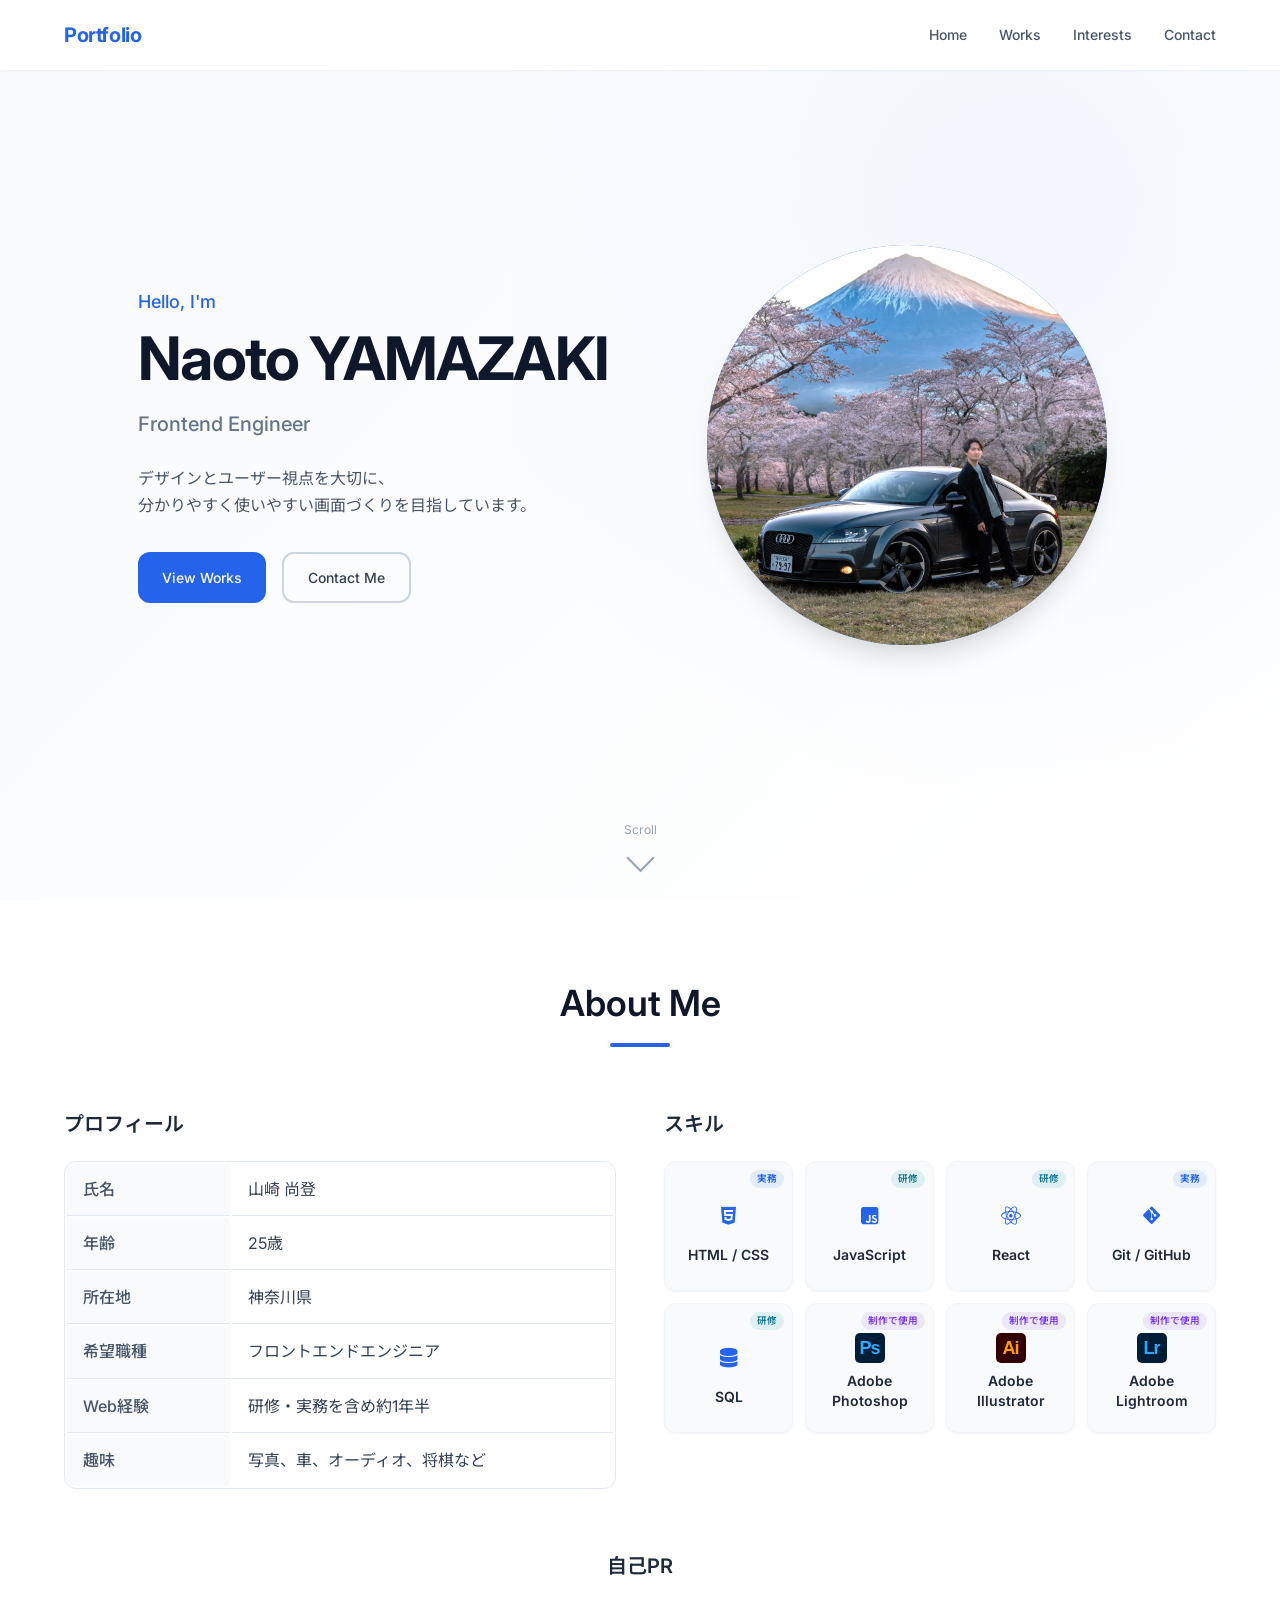
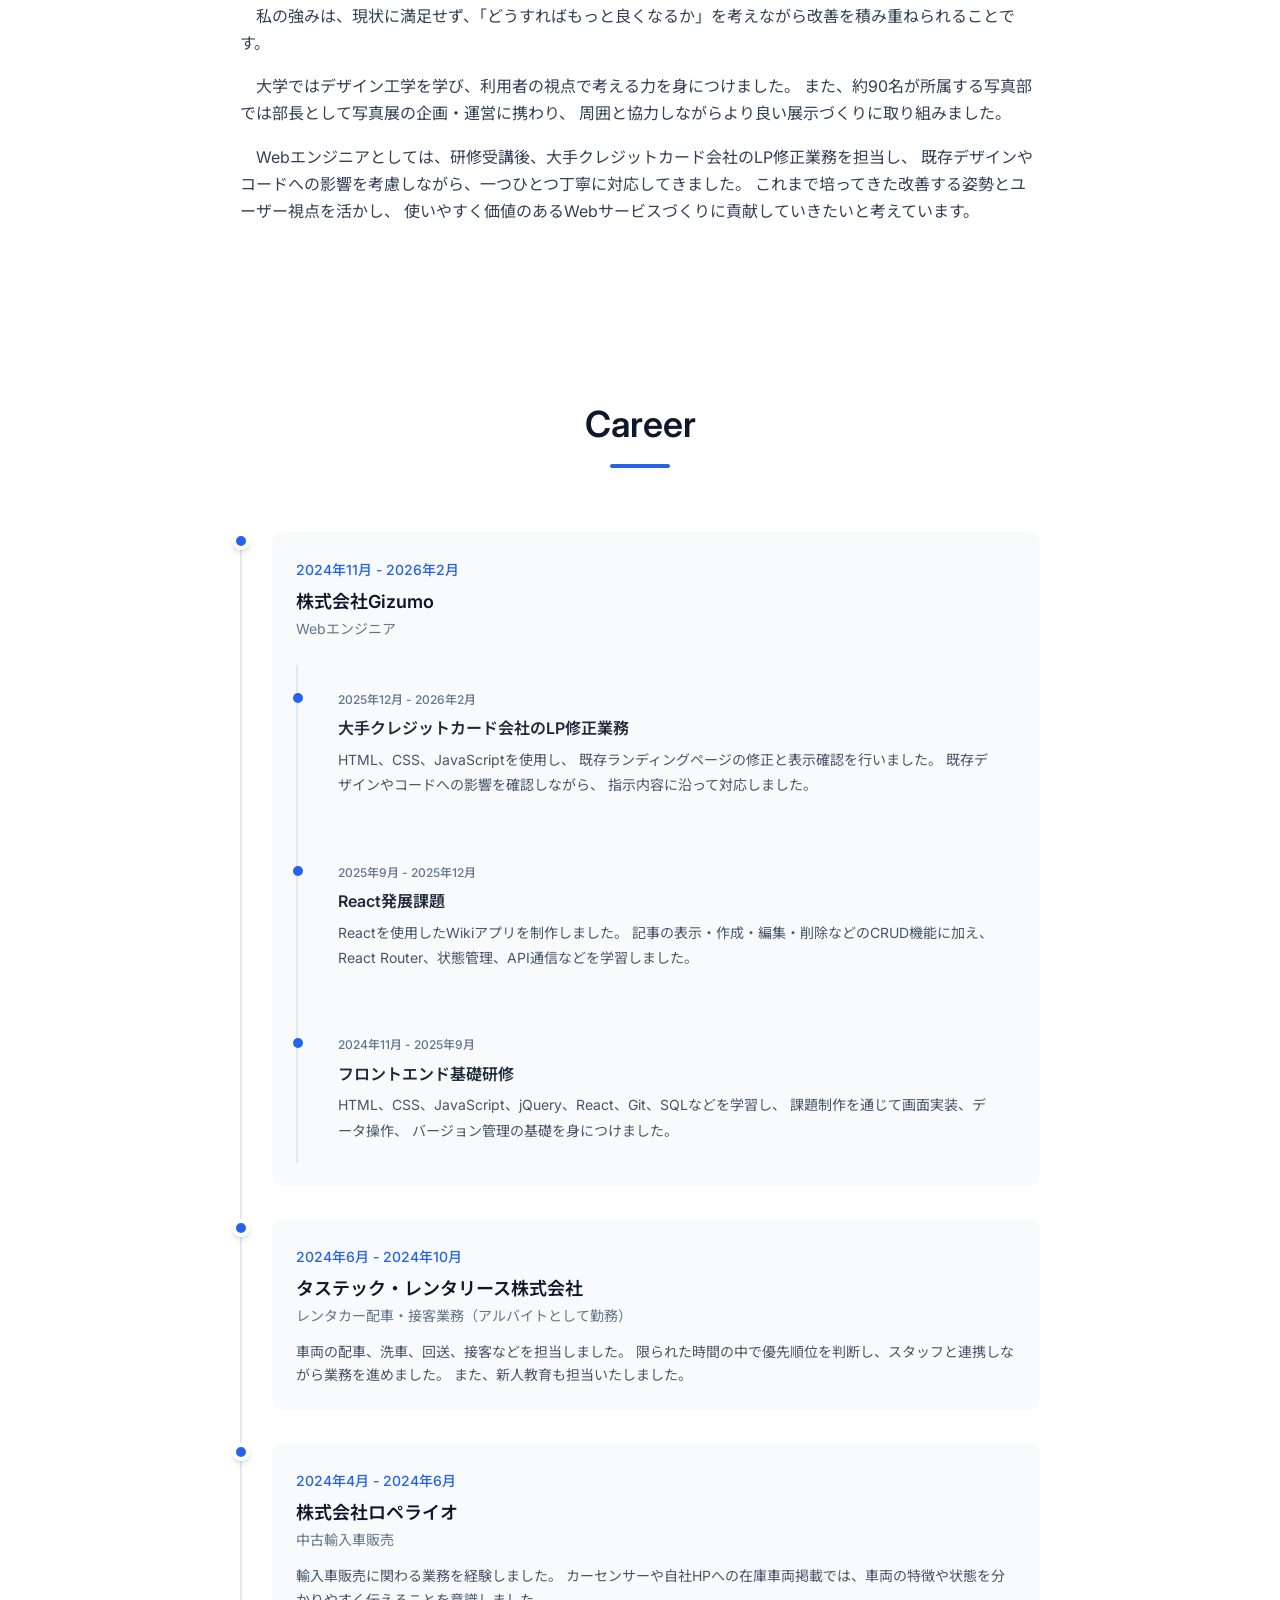
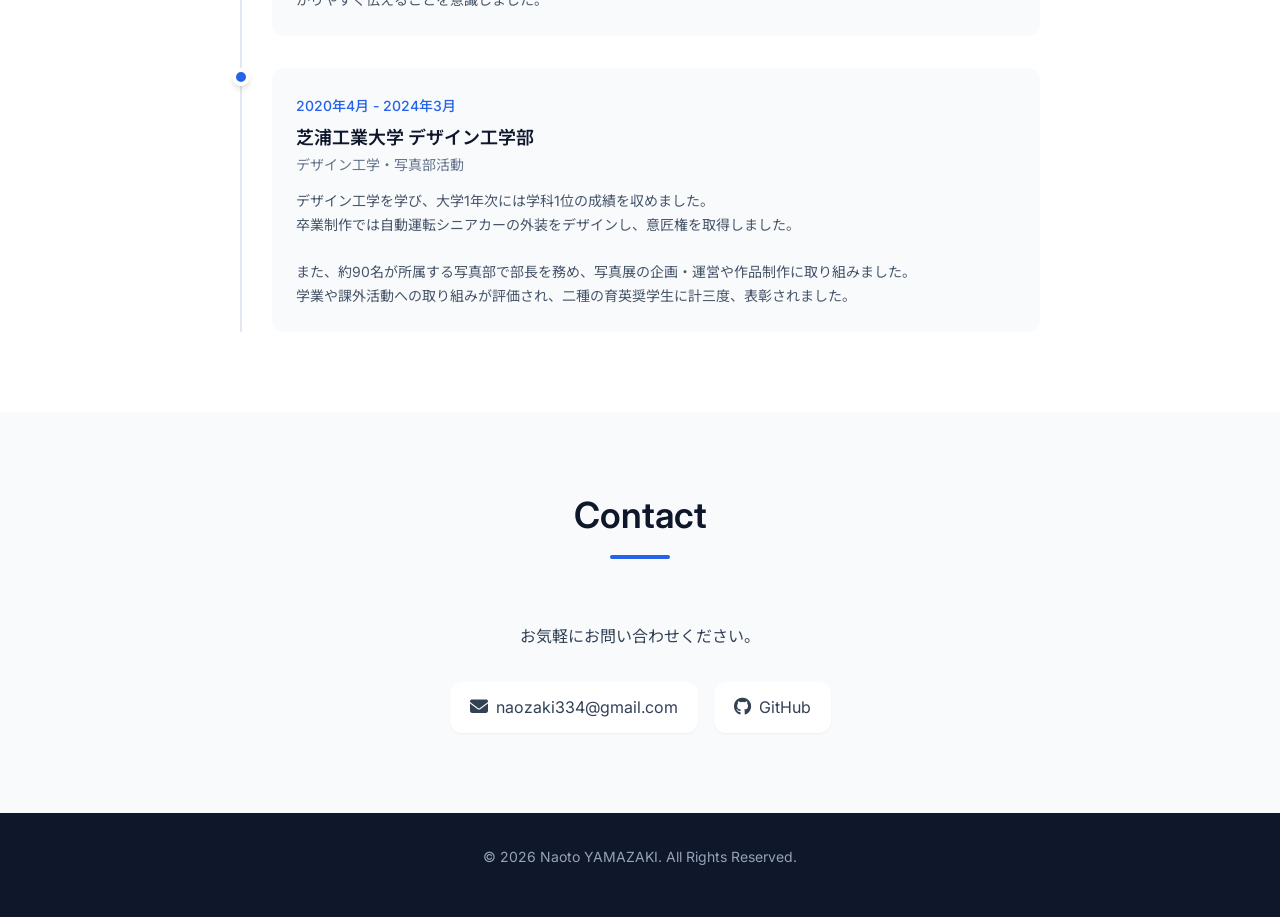
<file: index.html>
<!doctype html>
<html lang="ja">
  <head>
    <meta charset="UTF-8" />
    <meta name="viewport" content="width=device-width, initial-scale=1.0" />
    <meta
      name="description"
      content="山崎尚登のポートフォリオサイト。フロントエンド開発の経験、制作実績、経歴、写真活動を紹介。"
    />
    <title>Portfolio | Naoto YAMAZAKI</title>
    <link rel="icon" type="image/png" href="images/favicon.png">
    <link rel="stylesheet" href="css/style.css" />
    <link rel="preconnect" href="https://fonts.googleapis.com" />
    <link rel="preconnect" href="https://fonts.gstatic.com" crossorigin />
    <link
      href="https://fonts.googleapis.com/css2?family=Inter:wght@300;400;500;600;700&family=Noto+Sans+JP:wght@300;400;500;700&display=swap"
      rel="stylesheet"
    />
    <link
      rel="stylesheet"
      href="https://cdnjs.cloudflare.com/ajax/libs/font-awesome/6.4.0/css/all.min.css"
    />
  </head>
  <body>
    <!-- Navigation -->
    <nav class="navbar" id="navbar">
      <div class="nav-container">
        <a href="index.html" class="nav-logo">Portfolio</a>
        <button class="nav-toggle" id="nav-toggle" aria-label="メニュー">
          <span></span>
          <span></span>
          <span></span>
        </button>
        <ul class="nav-menu" id="nav-menu">
          <li><a href="index.html" class="nav-link active">Home</a></li>
          <li><a href="works.html" class="nav-link">Works</a></li>
          <li><a href="interests.html" class="nav-link">Interests</a></li>
          <li><a href="#contact" class="nav-link">Contact</a></li>
        </ul>
      </div>
    </nav>

    <!-- Hero Section -->
    <section class="hero" id="hero">
      <div class="hero-content">
        <div class="hero-text">
          <p class="hero-greeting">Hello, I'm</p>
          <h1 class="hero-name">Naoto YAMAZAKI</h1>
          <p class="hero-title">Frontend Engineer</p>
          <p class="hero-description">
            デザインとユーザー視点を大切に、<br />
            分かりやすく使いやすい画面づくりを目指しています。
          </p>
          <div class="hero-buttons">
            <a href="works.html" class="btn btn-primary">View Works</a>
            <a href="#contact" class="btn btn-secondary">Contact Me</a>
          </div>
        </div>
        <div class="hero-image">
          <div class="hero-img-wrapper">
            <img
              src="images/profile.webp"
              alt="山崎尚登のプロフィール写真"
              class="hero-photo"
            />
          </div>
        </div>
      </div>
      <div class="scroll-indicator">
        <span>Scroll</span>
        <div class="scroll-arrow"></div>
      </div>
    </section>

    <!-- About Section -->
    <section class="about" id="about">
      <div class="container">
        <h2 class="section-title">About Me</h2>
        <div class="about-content">
          <div class="about-text">
            <h3>プロフィール</h3>
            <div class="profile-table">
              <table>
                <tbody>
                  <tr>
                    <th>氏名</th>
                    <td>山崎 尚登</td>
                  </tr>
                  <tr>
                    <th>年齢</th>
                    <td>25歳</td>
                  </tr>
                  <tr>
                    <th>所在地</th>
                    <td>神奈川県</td>
                  </tr>
                  <tr>
                    <th>希望職種</th>
                    <td>フロントエンドエンジニア</td>
                  </tr>
                  <tr>
                    <th>Web経験</th>
                    <td>研修・実務を含め約1年半</td>
                  </tr>
                  <tr>
                    <th>趣味</th>
                    <td>写真、車、オーディオ、将棋など</td>
                  </tr>
                </tbody>
              </table>
            </div>
          </div>
          <div class="about-skills">
            <h3>スキル</h3>
            <div class="skills-grid">
              <!-- HTML / CSS -->
              <div class="skill-card" tabindex="0">
                <span class="skill-level skill-level-work">実務</span>

                <div class="skill-icon">
                  <i class="fab fa-html5"></i>
                </div>

                <h3>HTML / CSS</h3>

                <p class="skill-description">
                  実務で使用しました。
                  レスポンシブ対応や、既存LPの修正経験があります。
                </p>
              </div>

              <!-- JavaScript -->
              <div class="skill-card" tabindex="0">
                <span class="skill-level skill-level-training">研修</span>

                <div class="skill-icon">
                  <i class="fab fa-js-square"></i>
                </div>

                <h3>JavaScript</h3>

                <p class="skill-description">
                  主に研修で使用しました。
                  DOM操作やイベント処理、簡単なアニメーションの実装経験があります。
                </p>
              </div>

              <!-- React -->
              <div class="skill-card" tabindex="0">
                <span class="skill-level skill-level-training">研修</span>

                <div class="skill-icon">
                  <i class="fab fa-react"></i>
                </div>

                <h3>React</h3>

                <p class="skill-description">
                  Wikiアプリの制作を通して、CRUD機能やReact Router、
                  状態管理、API通信などを学習しました。
                </p>
              </div>

              <!-- Git / GitHub -->
              <div class="skill-card" tabindex="0">
                <span class="skill-level skill-level-work">実務</span>

                <div class="skill-icon">
                  <i class="fab fa-git-alt"></i>
                </div>

                <h3>Git / GitHub</h3>

                <p class="skill-description">
                  ソースコードのバージョン管理に使用しています。
                  コミットやブランチ作成など、基本的な操作を行えます。
                </p>
              </div>

              <!-- SQL -->
              <div class="skill-card" tabindex="0">
                <span class="skill-level skill-level-training">研修</span>

                <div class="skill-icon">
                  <i class="fas fa-database"></i>
                </div>

                <h3>SQL</h3>

                <p class="skill-description">
                  研修で基礎を学習しました。
                  SELECT、INSERT、UPDATE、DELETEなどの基本操作を経験しています。
                </p>
              </div>

              <!-- Photoshop -->
              <div class="skill-card" tabindex="0">
                <span class="skill-level skill-level-creative">制作で使用</span>

                <div class="skill-icon adobe-skill-icon adobe-photoshop">
                  <span>Ps</span>
                </div>

                <h3>Adobe Photoshop</h3>

                <p class="skill-description">
                  写真の切り抜きや合成などに使用しております。
                </p>
              </div>

              <!-- Illustrator -->
              <div class="skill-card" tabindex="0">
                <span class="skill-level skill-level-creative">制作で使用</span>

                <div class="skill-icon adobe-skill-icon adobe-illustrator">
                  <span>Ai</span>
                </div>

                <h3>Adobe Illustrator</h3>

                <p class="skill-description">
                  大学での制作物のデザインボード制作や、
                  グラフィック制作に使用しました。
                </p>
              </div>

              <!-- Lightroom -->
              <div class="skill-card" tabindex="0">
                <span class="skill-level skill-level-creative">制作で使用</span>

                <div class="skill-icon adobe-skill-icon adobe-lightroom">
                  <span>Lr</span>
                </div>

                <h3>Adobe Lightroom</h3>

                <p class="skill-description">
                  主にRAW現像に使用しています。
                  複数の写真に統一感を持たせる調整も行っています。
                </p>
              </div>
            </div>
          </div>
        </div>
        <div class="about-bio">
          <h3>自己PR</h3>

          <p>
            私の強みは、現状に満足せず、「どうすればもっと良くなるか」を考えながら改善を積み重ねられることです。
          </p>
          <p>
            大学ではデザイン工学を学び、利用者の視点で考える力を身につけました。
            また、約90名が所属する写真部では部長として写真展の企画・運営に携わり、
            周囲と協力しながらより良い展示づくりに取り組みました。
          </p>
          <p>
            Webエンジニアとしては、研修受講後、大手クレジットカード会社のLP修正業務を担当し、
            既存デザインやコードへの影響を考慮しながら、一つひとつ丁寧に対応してきました。
            これまで培ってきた改善する姿勢とユーザー視点を活かし、
            使いやすく価値のあるWebサービスづくりに貢献していきたいと考えています。
          </p>
        </div>
      </div>
    </section>

    <!-- Career Section -->
    <section class="experience" id="experience">
      <div class="container">
        <h2 class="section-title">Career</h2>
        <div class="timeline">
          <div class="timeline-item">
            <div class="timeline-marker"></div>

            <div class="timeline-content">
              <span class="timeline-period">2024年11月 - 2026年2月</span>

              <h3 class="timeline-title">株式会社Gizumo</h3>

              <p class="timeline-company">Webエンジニア</p>

              <div class="career-details">
                <div class="career-detail-item">
                  <span class="career-detail-period"
                    >2025年12月 - 2026年2月</span
                  >

                  <h4>大手クレジットカード会社のLP修正業務</h4>

                  <p>
                    HTML、CSS、JavaScriptを使用し、
                    既存ランディングページの修正と表示確認を行いました。
                    既存デザインやコードへの影響を確認しながら、
                    指示内容に沿って対応しました。
                  </p>
                </div>

                <div class="career-detail-item">
                  <span class="career-detail-period"
                    >2025年9月 - 2025年12月</span
                  >

                  <h4>React発展課題</h4>

                  <p>
                    Reactを使用したWikiアプリを制作しました。
                    記事の表示・作成・編集・削除などのCRUD機能に加え、 React
                    Router、状態管理、API通信などを学習しました。
                  </p>
                </div>

                <div class="career-detail-item">
                  <span class="career-detail-period"
                    >2024年11月 - 2025年9月</span
                  >

                  <h4>フロントエンド基礎研修</h4>

                  <p>
                    HTML、CSS、JavaScript、jQuery、React、Git、SQLなどを学習し、
                    課題制作を通じて画面実装、データ操作、
                    バージョン管理の基礎を身につけました。
                  </p>
                </div>
              </div>
            </div>
          </div>

          <div class="timeline-item">
            <div class="timeline-marker"></div>

            <div class="timeline-content">
              <span class="timeline-period">2024年6月 - 2024年10月</span>

              <h3 class="timeline-title">タステック・レンタリース株式会社</h3>

              <p class="timeline-company">
                レンタカー配車・接客業務（アルバイトとして勤務）
              </p>

              <p class="timeline-description">
                車両の配車、洗車、回送、接客などを担当しました。
                限られた時間の中で優先順位を判断し、スタッフと連携しながら業務を進めました。
                また、新人教育も担当いたしました。
              </p>
            </div>
          </div>

          <div class="timeline-item">
            <div class="timeline-marker"></div>

            <div class="timeline-content">
              <span class="timeline-period">2024年4月 - 2024年6月</span>

              <h3 class="timeline-title">株式会社ロペライオ</h3>

              <p class="timeline-company">中古輸入車販売</p>

              <p class="timeline-description">
                輸入車販売に関わる業務を経験しました。
                カーセンサーや自社HPへの在庫車両掲載では、車両の特徴や状態を分かりやすく伝えることを意識しました。
              </p>
            </div>
          </div>

          <div class="timeline-item">
            <div class="timeline-marker"></div>

            <div class="timeline-content">
              <span class="timeline-period">2020年4月 - 2024年3月</span>

              <h3 class="timeline-title">芝浦工業大学 デザイン工学部</h3>

              <p class="timeline-company">デザイン工学・写真部活動</p>

              <p class="timeline-description">
                デザイン工学を学び、大学1年次には学科1位の成績を収めました。<br />
                卒業制作では自動運転シニアカーの外装をデザインし、意匠権を取得しました。<br /><br />
                また、約90名が所属する写真部で部長を務め、写真展の企画・運営や作品制作に取り組みました。<br />
                学業や課外活動への取り組みが評価され、二種の育英奨学生に計三度、表彰されました。
              </p>
            </div>
          </div>
        </div>
      </div>
    </section>

    <!-- Contact Section -->
    <section class="contact" id="contact">
      <div class="container">
        <h2 class="section-title">Contact</h2>
        <p class="contact-intro">お気軽にお問い合わせください。</p>
        <div class="contact-links">
          <a href="mailto:naozaki334@gmail.com" class="contact-link">
            <i class="fas fa-envelope"></i>
            <span>naozaki334@gmail.com</span>
          </a>
          <a
            href="https://github.com/Naoto0211TT"
            target="_blank"
            rel="noopener"
            class="contact-link"
          >
            <i class="fab fa-github"></i>
            <span>GitHub</span>
          </a>
        </div>
      </div>
    </section>

    <!-- Footer -->
    <footer class="footer">
      <div class="container">
        <p>&copy; 2026 Naoto YAMAZAKI. All Rights Reserved.</p>
      </div>
    </footer>

    <script src="js/main.js" defer></script>
  </body>
</html>
</file>
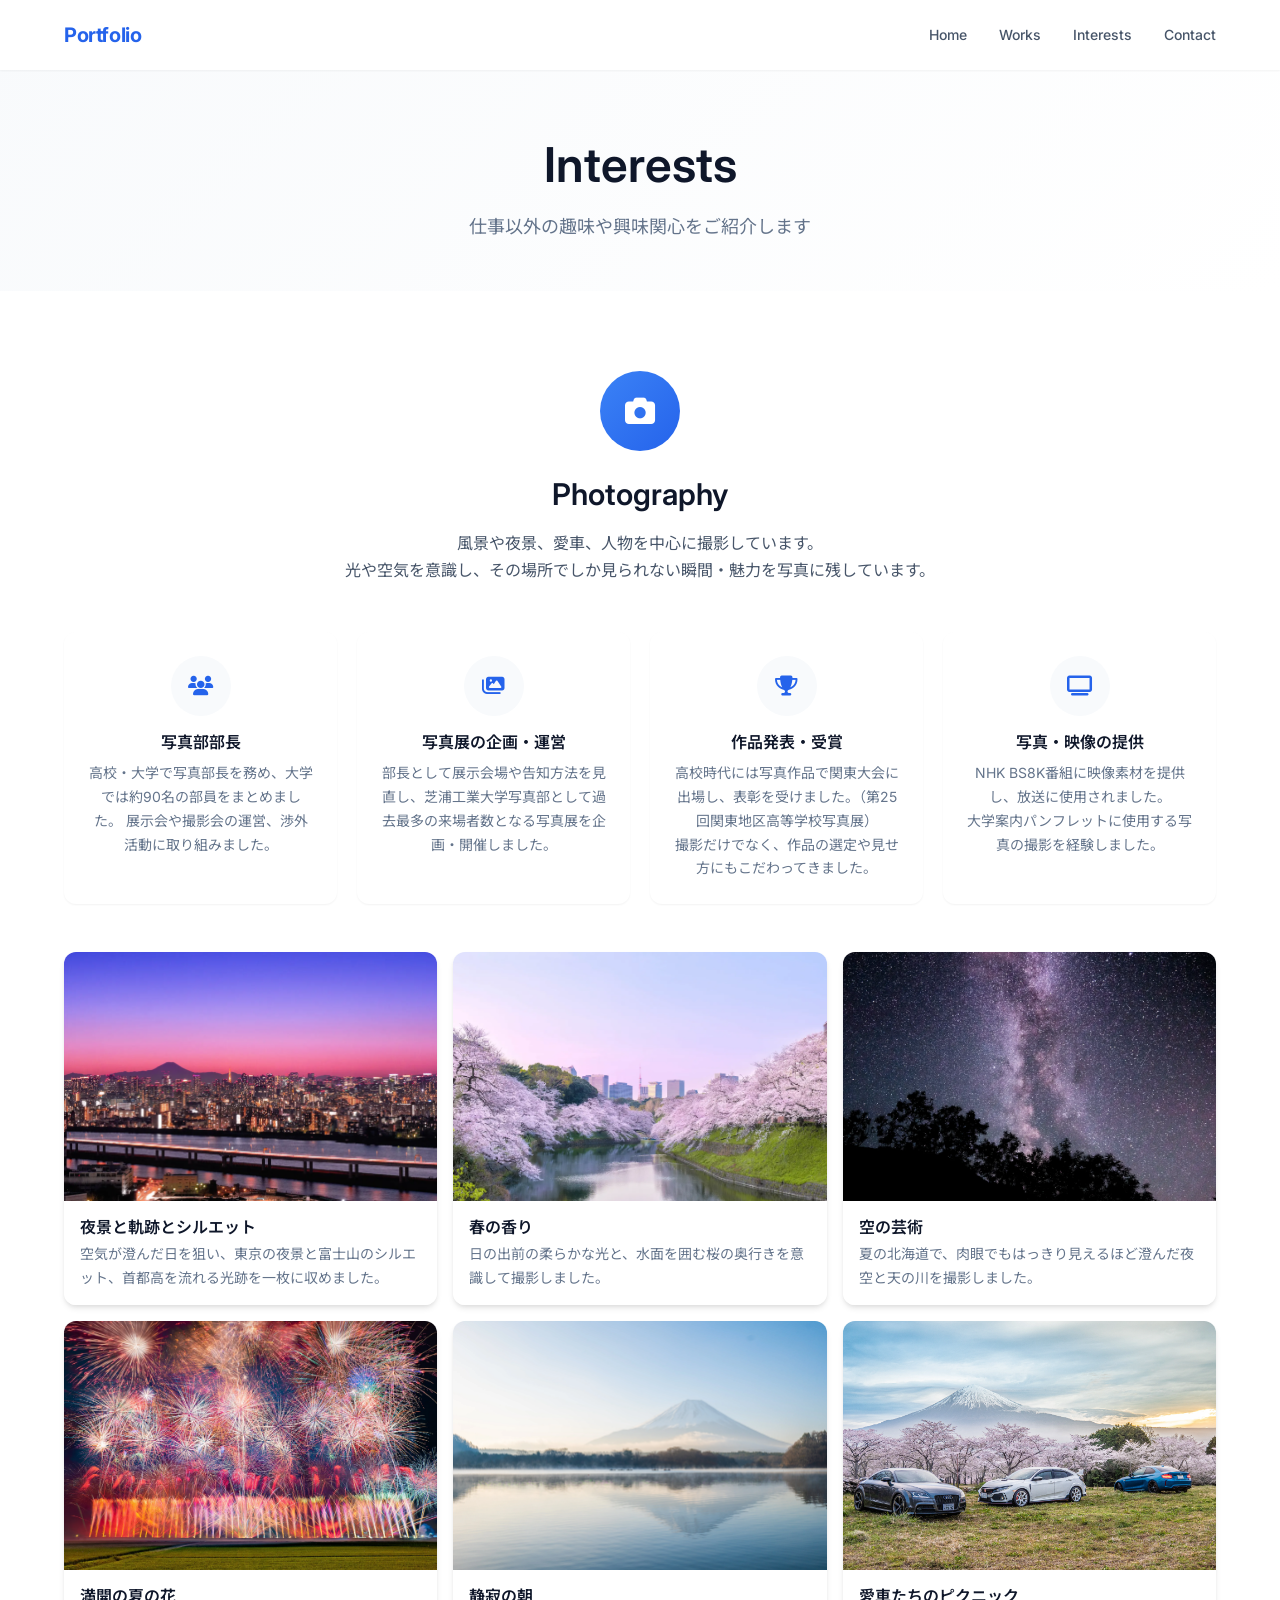
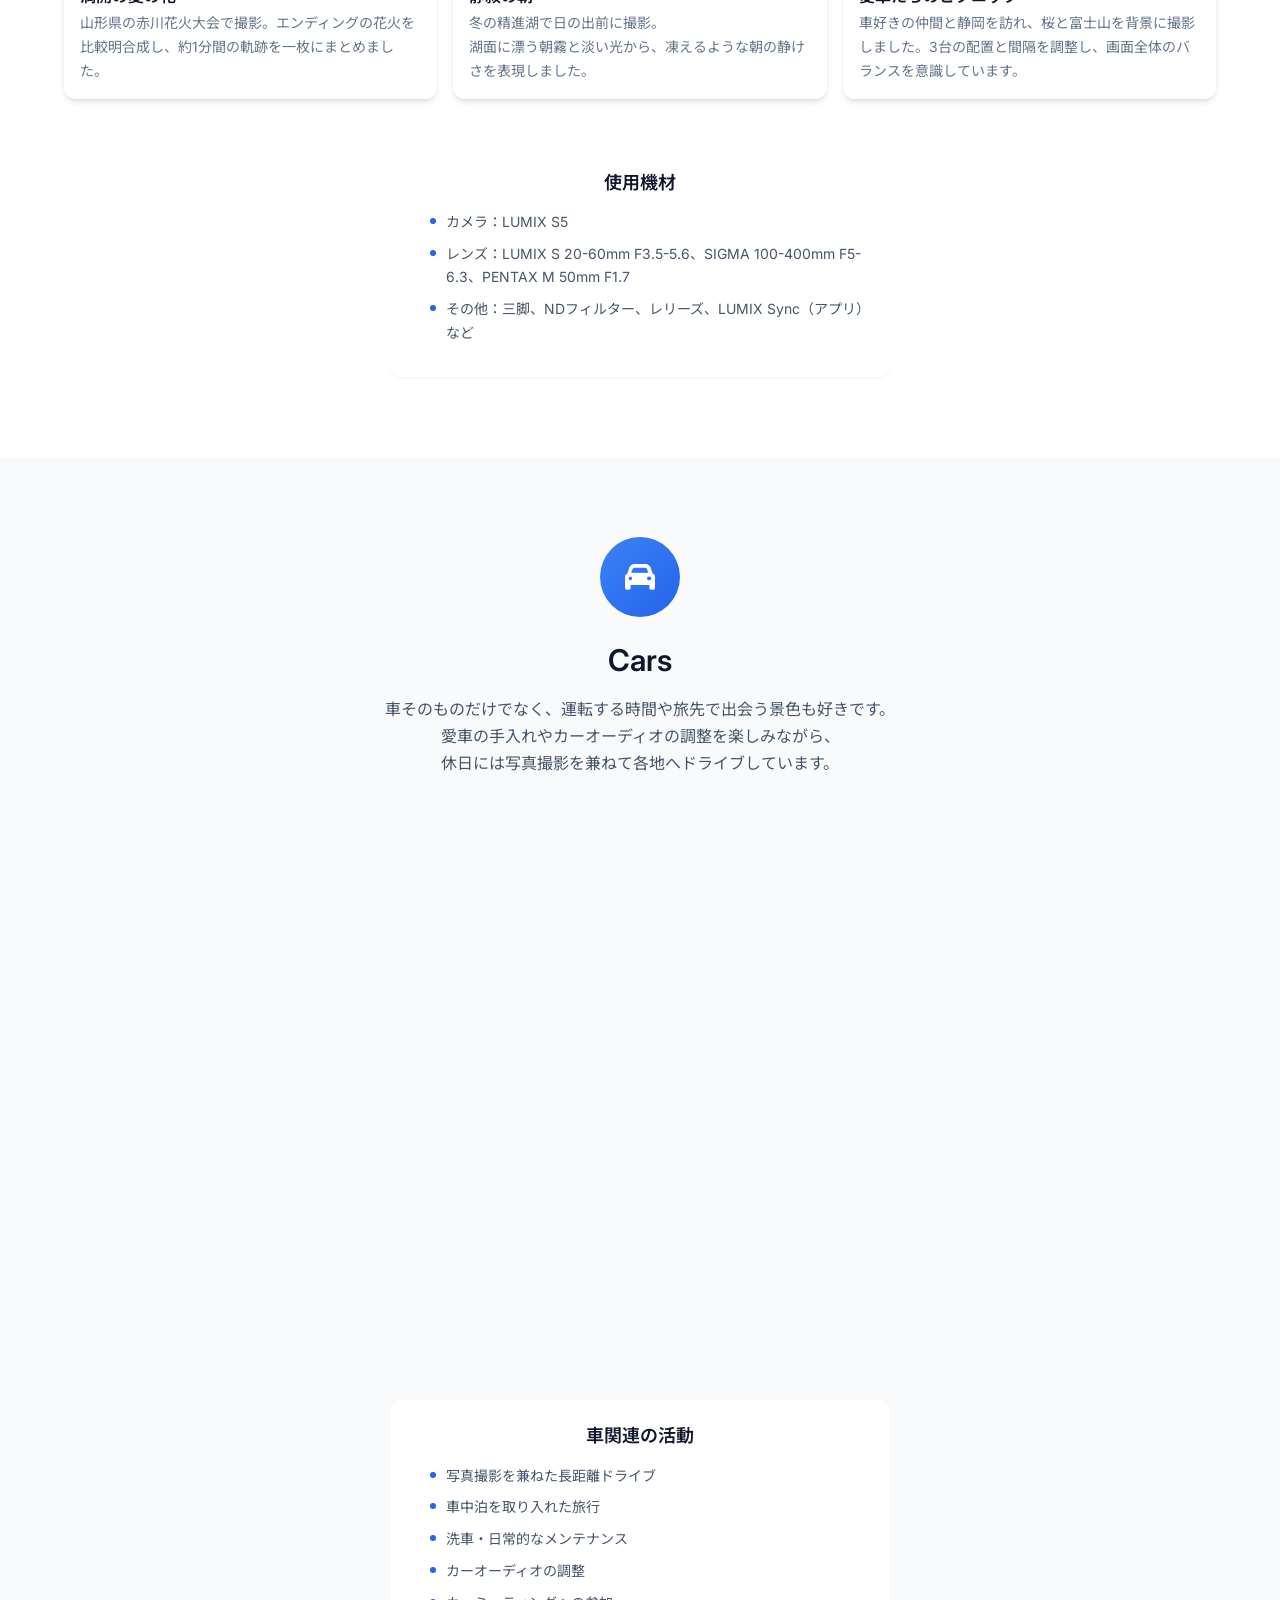
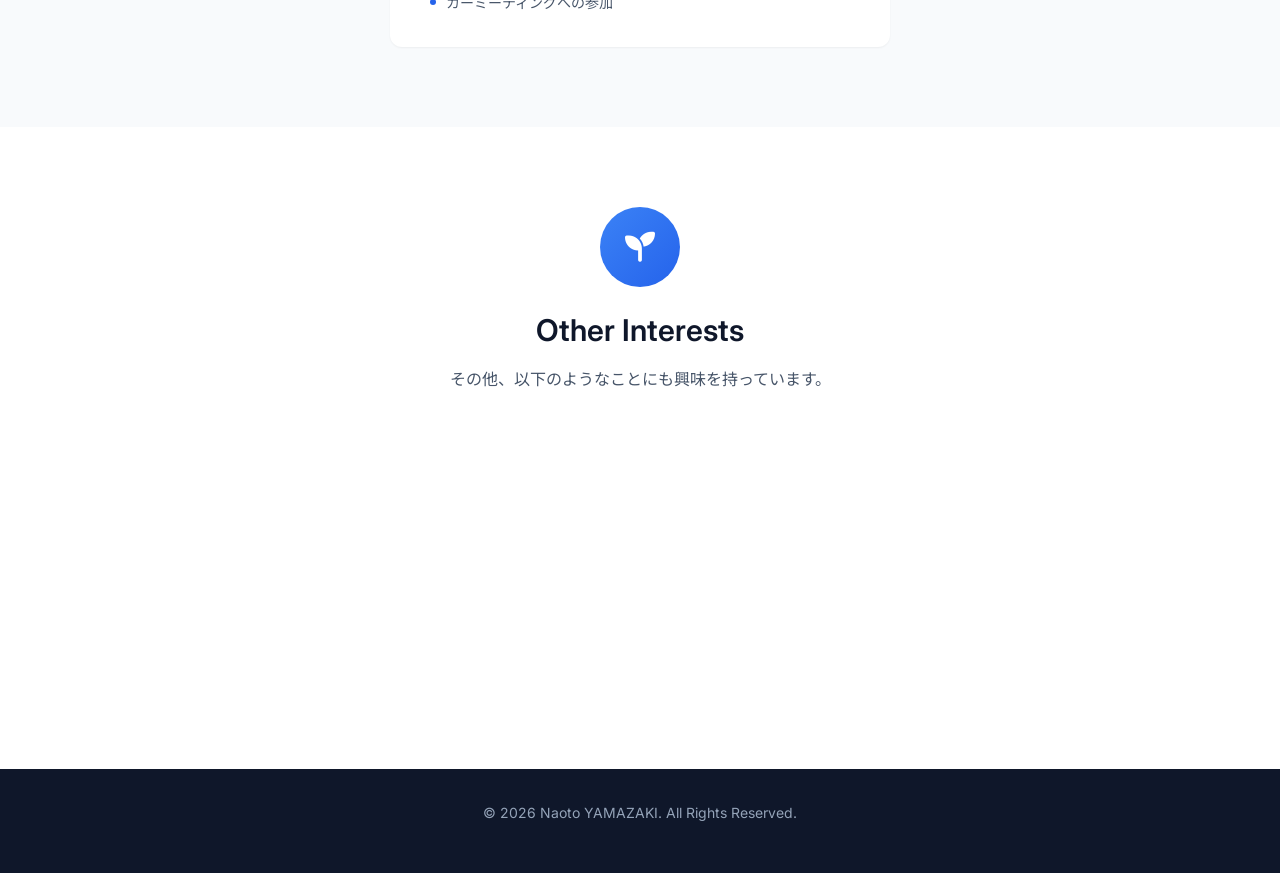
<file: interests.html>
<!doctype html>
<html lang="ja">
  <head>
    <meta charset="UTF-8" />
    <meta name="viewport" content="width=device-width, initial-scale=1.0" />
    <meta name="description" content="趣味 - 写真と車についての紹介ページ" />
    <title>Interests | Portfolio</title>
    <link rel="icon" type="image/png" href="images/favicon.png">
    <link rel="stylesheet" href="css/style.css" />
    <link rel="preconnect" href="https://fonts.googleapis.com" />
    <link rel="preconnect" href="https://fonts.gstatic.com" crossorigin />
    <link
      href="https://fonts.googleapis.com/css2?family=Inter:wght@300;400;500;600;700&family=Noto+Sans+JP:wght@300;400;500;700&display=swap"
      rel="stylesheet"
    />
    <link
      rel="stylesheet"
      href="https://cdnjs.cloudflare.com/ajax/libs/font-awesome/6.4.0/css/all.min.css"
    />
  </head>
  <body>
    <!-- Navigation -->
    <nav class="navbar" id="navbar">
      <div class="nav-container">
        <a href="index.html" class="nav-logo">Portfolio</a>
        <button class="nav-toggle" id="nav-toggle" aria-label="メニュー">
          <span></span>
          <span></span>
          <span></span>
        </button>
        <ul class="nav-menu" id="nav-menu">
          <li><a href="index.html" class="nav-link">Home</a></li>
          <li><a href="works.html" class="nav-link">Works</a></li>
          <li><a href="interests.html" class="nav-link active">Interests</a></li>
          <li><a href="index.html#contact" class="nav-link">Contact</a></li>
        </ul>
      </div>
    </nav>

    <!-- Page Header -->
    <section class="page-header">
      <div class="container">
        <h1 class="page-title">Interests</h1>
        <p class="page-subtitle">仕事以外の趣味や興味関心をご紹介します</p>
      </div>
    </section>

    <!-- Photography Section -->
    <section class="hobby-section" id="photography">
      <div class="container">
        <div class="hobby-intro">
          <div class="hobby-icon">
            <i class="fas fa-camera"></i>
          </div>
          <h2 class="hobby-title">Photography</h2>
          <p class="hobby-description">
            風景や夜景、愛車、人物を中心に撮影しています。<br />
            光や空気を意識し、その場所でしか見られない瞬間・魅力を写真に残しています。
          </p>
        </div>

        <div class="photography-achievements">
          <div class="achievement-card">
            <div class="achievement-icon">
              <i class="fas fa-users"></i>
            </div>
            <h3>写真部部長</h3>
            <p>
              高校・大学で写真部長を務め、大学では約90名の部員をまとめました。
              展示会や撮影会の運営、渉外活動に取り組みました。
            </p>
          </div>

          <div class="achievement-card">
            <div class="achievement-icon">
              <i class="fas fa-images"></i>
            </div>
            <h3>写真展の企画・運営</h3>
            <p>
              部長として展示会場や告知方法を見直し、芝浦工業大学写真部として過去最多の来場者数となる写真展を企画・開催しました。
            </p>
          </div>

          <div class="achievement-card">
            <div class="achievement-icon">
              <i class="fas fa-trophy"></i>
            </div>
            <h3>作品発表・受賞</h3>
            <p>
              高校時代には写真作品で関東大会に出場し、表彰を受けました。（第25回関東地区高等学校写真展）<br />
              撮影だけでなく、作品の選定や見せ方にもこだわってきました。
            </p>
          </div>

          <div class="achievement-card">
            <div class="achievement-icon">
              <i class="fas fa-tv"></i>
            </div>
            <h3>写真・映像の提供</h3>
            <p>
              NHK BS8K番組に映像素材を提供し、放送に使用されました。<br />
              大学案内パンフレットに使用する写真の撮影を経験しました。
            </p>
          </div>
        </div>

        <div class="gallery-grid">
          <!-- Gallery Item 1 -->
          <div class="gallery-item">
            <img
              src="images/photo-1.webp"
              alt="富士山と東京の夜景"
              class="gallery-photo"
            />
            <div class="gallery-info">
              <h3>夜景と軌跡とシルエット</h3>
              <p>
                空気が澄んだ日を狙い、東京の夜景と富士山のシルエット、首都高を流れる光跡を一枚に収めました。
              </p>
            </div>
          </div>

          <!-- Gallery Item 2 -->
          <div class="gallery-item">
            <img
              src="images/photo-2.webp"
              alt="千鳥ヶ淵の桜"
              class="gallery-photo"
            />
            <div class="gallery-info">
              <h3>春の香り</h3>
              <p>
                日の出前の柔らかな光と、水面を囲む桜の奥行きを意識して撮影しました。
              </p>
            </div>
          </div>

          <!-- Gallery Item 3 -->
          <div class="gallery-item">
            <img
              src="images/photo-3.webp"
              alt="北海道の夜空"
              class="gallery-photo"
            />
            <div class="gallery-info">
              <h3>空の芸術</h3>
              <p>
                夏の北海道で、肉眼でもはっきり見えるほど澄んだ夜空と天の川を撮影しました。
              </p>
            </div>
          </div>

          <!-- Gallery Item 4 -->
          <div class="gallery-item">
            <img
              src="images/photo-4.webp"
              alt="赤川花火大会"
              class="gallery-photo"
            />
            <div class="gallery-info">
              <h3>満開の夏の花</h3>
              <p>
                山形県の赤川花火大会で撮影。エンディングの花火を比較明合成し、約1分間の軌跡を一枚にまとめました。
              </p>
            </div>
          </div>

          <!-- Gallery Item 5 -->
          <div class="gallery-item">
            <img
              src="images/photo-5.webp"
              alt="冬の精進湖"
              class="gallery-photo"
            />
            <div class="gallery-info">
              <h3>静寂の朝</h3>
              <p>
                冬の精進湖で日の出前に撮影。<br />
                湖面に漂う朝霧と淡い光から、凍えるような朝の静けさを表現しました。
              </p>
            </div>
          </div>

          <!-- Gallery Item 6 -->
          <div class="gallery-item">
            <img
              src="images/photo-6.webp"
              alt="桜と富士山を背景に並ぶ三台の車"
              class="gallery-photo"
            />
            <div class="gallery-info">
              <h3>愛車たちのピクニック</h3>
              <p>
                車好きの仲間と静岡を訪れ、桜と富士山を背景に撮影しました。3台の配置と間隔を調整し、画面全体のバランスを意識しています。
              </p>
            </div>
          </div>
        </div>

        <div class="hobby-equipment">
          <h3>使用機材</h3>
          <ul class="equipment-list">
            <li>カメラ：LUMIX S5</li>
            <li>
              レンズ：LUMIX S 20-60mm F3.5-5.6、SIGMA 100-400mm F5-6.3、PENTAX M 50mm F1.7
            </li>
            <li>
              その他：三脚、NDフィルター、レリーズ、LUMIX Sync（アプリ）など
            </li>
          </ul>
        </div>
      </div>
    </section>

    <!-- Cars Section -->
    <section class="hobby-section alt-bg" id="cars">
      <div class="container">
        <div class="hobby-intro">
          <div class="hobby-icon">
            <i class="fas fa-car"></i>
          </div>
          <h2 class="hobby-title">Cars</h2>
          <p class="hobby-description">
            車そのものだけでなく、運転する時間や旅先で出会う景色も好きです。<br />
            愛車の手入れやカーオーディオの調整を楽しみながら、<br />
            休日には写真撮影を兼ねて各地へドライブしています。
          </p>
        </div>

        <div class="cars-grid">
          <!-- Car Item 1 -->
          <div class="car-card">
            <div class="car-image">
              <img src="images/TT-main.webp" alt="Audi TT" class="car-photo" />
            </div>
            <div class="car-content">
              <h3>愛車：Audi TT (8J)</h3>
              <div class="car-specs">
                <div class="spec-item">
                  <span class="spec-label">年式</span>
                  <span class="spec-value">2013年</span>
                </div>
                <div class="spec-item">
                  <span class="spec-label">排気量</span>
                  <span class="spec-value">1800cc</span>
                </div>
                <div class="spec-item">
                  <span class="spec-label">カラー</span>
                  <span class="spec-value">デイトナグレーパールエフェクト</span>
                </div>
              </div>
              <p class="car-description">
                大学のカーデザインの授業で題材として扱ったことをきっかけに知り、その造形に惹かれました。<br />
                走行性能とデザインのバランスが魅力で、運転する楽しさを感じさせてくれる一台です。
              </p>
            </div>
          </div>
        </div>

        <div class="hobby-activities">
          <h3>車関連の活動</h3>
          <ul class="activities-list">
            <li>写真撮影を兼ねた長距離ドライブ</li>
            <li>車中泊を取り入れた旅行</li>
            <li>洗車・日常的なメンテナンス</li>
            <li>カーオーディオの調整</li>
            <li>カーミーティングへの参加</li>
          </ul>
        </div>
      </div>
    </section>

    <!-- Other Interests Section -->
    <section class="hobby-section" id="others">
      <div class="container">
        <div class="hobby-intro">
          <div class="hobby-icon">
            <i class="fas fa-seedling"></i>
          </div>
          <h2 class="hobby-title">Other Interests</h2>
          <p class="hobby-description">
            その他、以下のようなことにも興味を持っています。
          </p>
        </div>

        <div class="interests-grid">
          <div class="interest-card">
            <div class="interest-icon">
              <i class="fas fa-music"></i>
            </div>
            <h3>オーディオ</h3>
            <p>
              ヘッドホン、スピーカー、カーオーディオなど、
              機器や設定による音の違いを比較しながら楽しんでいます。
            </p>
          </div>

          <div class="interest-card">
            <div class="interest-icon">
              <i class="fas fa-train"></i>
            </div>
            <h3>旅行・ドライブ</h3>
            <p>
              車や鉄道で各地を巡り、風景や街並みを撮影することが好きです。移動そのものも含めて、旅を楽しんでいます。
            </p>
          </div>

          <div class="interest-card">
            <div class="interest-icon">
              <i class="fas fa-chess-knight"></i>
            </div>
            <h3>将棋</h3>
            <p>四間飛車を中心に打ち、オンライン対局やAI解析を使った振り返りを楽しんでいます。</p>
          </div>

          <div class="interest-card">
            <div class="interest-icon">
              <i class="fas fa-bowl-food"></i>
            </div>
            <h3>ラーメン</h3>
            <p>
                家系ラーメンや豚骨系を中心に、ドライブ先で気になる店を訪れる、ラーメンドライブを楽しんでいます。
            </p>
          </div>
        </div>
      </div>
    </section>

    <!-- Footer -->
    <footer class="footer">
      <div class="container">
        <p>&copy; 2026 Naoto YAMAZAKI. All Rights Reserved.</p>
      </div>
    </footer>

    <script src="js/main.js" defer></script>
  </body>
</html>
</file>
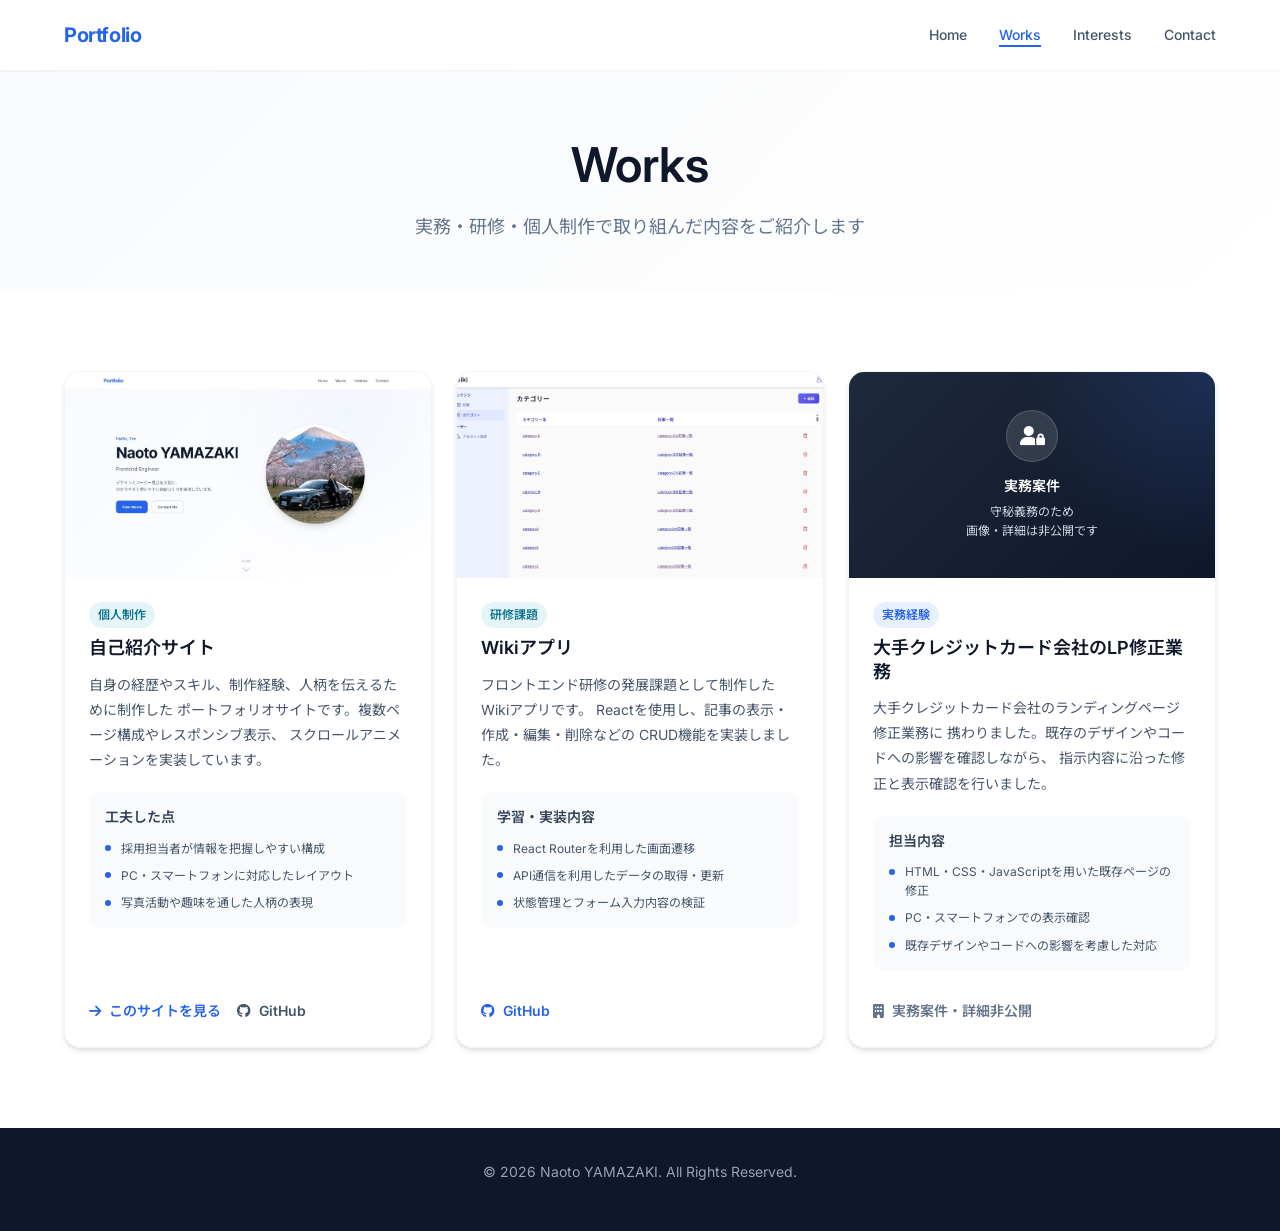
<file: works.html>
<!doctype html>
<html lang="ja">
  <head>
    <meta charset="UTF-8" />
    <meta name="viewport" content="width=device-width, initial-scale=1.0" />
    <meta name="description" content="作品一覧 - これまでの開発実績をご紹介" />
    <title>Works | Portfolio</title>
    <link rel="icon" type="image/png" href="images/favicon.png">
    <link rel="stylesheet" href="css/style.css" />
    <link rel="preconnect" href="https://fonts.googleapis.com" />
    <link rel="preconnect" href="https://fonts.gstatic.com" crossorigin />
    <link
      href="https://fonts.googleapis.com/css2?family=Inter:wght@300;400;500;600;700&family=Noto+Sans+JP:wght@300;400;500;700&display=swap"
      rel="stylesheet"
    />
    <link
      rel="stylesheet"
      href="https://cdnjs.cloudflare.com/ajax/libs/font-awesome/6.4.0/css/all.min.css"
    />
  </head>
  <body>
    <!-- Navigation -->
    <nav class="navbar" id="navbar">
      <div class="nav-container">
        <a href="index.html" class="nav-logo">Portfolio</a>
        <button class="nav-toggle" id="nav-toggle" aria-label="メニュー">
          <span></span>
          <span></span>
          <span></span>
        </button>
        <ul class="nav-menu" id="nav-menu">
          <li><a href="index.html" class="nav-link">Home</a></li>
          <li><a href="works.html" class="nav-link active">Works</a></li>
          <li><a href="interests.html" class="nav-link">Interests</a></li>
          <li><a href="index.html#contact" class="nav-link">Contact</a></li>
        </ul>
      </div>
    </nav>

    <!-- Page Header -->
    <section class="page-header">
      <div class="container">
        <h1 class="page-title">Works</h1>
        <p class="page-subtitle">
          実務・研修・個人制作で取り組んだ内容をご紹介します
        </p>
      </div>
    </section>

    <!-- Works Grid -->
    <section class="works-section">
      <div class="container">
        <div class="works-grid">
          <!-- Portfolio Site -->
          <article class="work-card">
            <div class="work-image">
              <img
                src="images/portfolio.jpg"
                alt="自己紹介サイトのトップページ"
                class="work-photo"
              />

              <div class="work-overlay">
                <div class="work-tags">
                  <span class="tag">HTML</span>
                  <span class="tag">CSS</span>
                  <span class="tag">JavaScript</span>
                </div>
              </div>
            </div>

            <div class="work-content">
              <p class="work-category">個人制作</p>

              <h2 class="work-title">自己紹介サイト</h2>

              <p class="work-description">
                自身の経歴やスキル、制作経験、人柄を伝えるために制作した
                ポートフォリオサイトです。複数ページ構成やレスポンシブ表示、
                スクロールアニメーションを実装しています。
              </p>

              <div class="work-points">
                <h3>工夫した点</h3>

                <ul>
                  <li>採用担当者が情報を把握しやすい構成</li>
                  <li>PC・スマートフォンに対応したレイアウト</li>
                  <li>写真活動や趣味を通した人柄の表現</li>
                </ul>
              </div>

              <div class="work-links">
                <a href="https://naoto0211tt.github.io/Portfolio/" class="work-link">
                  <i class="fas fa-arrow-right"></i>
                  このサイトを見る
                </a>

                <a
                  href="https://github.com/Naoto0211TT/Portfolio"
                  target="_blank"
                  rel="noopener noreferrer"
                  class="work-link work-link-secondary"
                >
                  <i class="fab fa-github"></i>
                  GitHub
                </a>
              </div>
            </div>
          </article>

          <!-- React Wiki App -->
          <article class="work-card">
            <div class="work-image">
              <img
                src="images/wiki.jpg"
                alt="Reactで制作したWikiアプリの記事一覧画面"
                class="work-photo"
              />

              <div class="work-overlay">
                <div class="work-tags">
                  <span class="tag">React</span>
                  <span class="tag">JavaScript</span>
                  <span class="tag">API</span>
                </div>
              </div>
            </div>

            <div class="work-content">
              <p class="work-category">研修課題</p>

              <h2 class="work-title">Wikiアプリ</h2>

              <p class="work-description">
                フロントエンド研修の発展課題として制作したWikiアプリです。
                Reactを使用し、記事の表示・作成・編集・削除などの
                CRUD機能を実装しました。
              </p>

              <div class="work-points">
                <h3>学習・実装内容</h3>

                <ul>
                  <li>React Routerを利用した画面遷移</li>
                  <li>API通信を利用したデータの取得・更新</li>
                  <li>状態管理とフォーム入力内容の検証</li>
                </ul>
              </div>

              <div class="work-links">
                <a
                  href="https://github.com/Naoto0211TT/react-forum-app"
                  target="_blank"
                  rel="noopener noreferrer"
                  class="work-link"
                >
                  <i class="fab fa-github"></i>
                  GitHub
                </a>
              </div>
            </div>
          </article>

          <!-- LP Maintenance -->
          <article class="work-card">
            <div class="work-image work-image-private">
              <div class="work-private">
                <div class="work-private-icon">
                  <i class="fas fa-user-lock"></i>
                </div>

                <p class="work-private-title">実務案件</p>

                <p class="work-private-text">
                  守秘義務のため<br />
                  画像・詳細は非公開です
                </p>
              </div>

              <div class="work-overlay">
                <div class="work-tags">
                  <span class="tag">HTML</span>
                  <span class="tag">CSS</span>
                  <span class="tag">JavaScript</span>
                </div>
              </div>
            </div>

            <div class="work-content">
              <p class="work-category work-category-professional">実務経験</p>

              <h2 class="work-title">大手クレジットカード会社のLP修正業務</h2>

              <p class="work-description">
                大手クレジットカード会社のランディングページ修正業務に
                携わりました。既存のデザインやコードへの影響を確認しながら、
                指示内容に沿った修正と表示確認を行いました。
              </p>

              <div class="work-points">
                <h3>担当内容</h3>

                <ul>
                  <li>HTML・CSS・JavaScriptを用いた既存ページの修正</li>
                  <li>PC・スマートフォンでの表示確認</li>
                  <li>既存デザインやコードへの影響を考慮した対応</li>
                </ul>
              </div>

              <div class="work-links">
                <span class="work-link work-link-disabled">
                  <i class="fas fa-building"></i>
                  実務案件・詳細非公開
                </span>
              </div>
            </div>
          </article>
        </div>
      </div>
    </section>

    <!-- Footer -->
    <footer class="footer">
      <div class="container">
        <p>&copy; 2026 Naoto YAMAZAKI. All Rights Reserved.</p>
      </div>
    </footer>

    <script src="js/main.js" defer></script>
  </body>
</html>
</file>
<file: css/style.css>
/* ========================================
   CSS Variables & Reset
======================================== */
:root {
    /* Colors */
    --primary-color: #2563eb;
    --primary-dark: #1d4ed8;
    --primary-light: #3b82f6;
    --secondary-color: #64748b;
    --accent-color: #f59e0b;
    
    /* Neutrals */
    --white: #ffffff;
    --gray-50: #f8fafc;
    --gray-100: #f1f5f9;
    --gray-200: #e2e8f0;
    --gray-300: #cbd5e1;
    --gray-400: #94a3b8;
    --gray-500: #64748b;
    --gray-600: #475569;
    --gray-700: #334155;
    --gray-800: #1e293b;
    --gray-900: #0f172a;
    
    /* Typography */
    --font-primary: 'Inter', 'Noto Sans JP', sans-serif;
    --font-size-xs: 0.75rem;
    --font-size-sm: 0.875rem;
    --font-size-base: 1rem;
    --font-size-lg: 1.125rem;
    --font-size-xl: 1.25rem;
    --font-size-2xl: 1.5rem;
    --font-size-3xl: 1.875rem;
    --font-size-4xl: 2.25rem;
    --font-size-5xl: 3rem;
    --font-size-6xl: 3.75rem;
    
    /* Spacing */
    --spacing-1: 0.25rem;
    --spacing-2: 0.5rem;
    --spacing-3: 0.75rem;
    --spacing-4: 1rem;
    --spacing-5: 1.25rem;
    --spacing-6: 1.5rem;
    --spacing-8: 2rem;
    --spacing-10: 2.5rem;
    --spacing-12: 3rem;
    --spacing-16: 4rem;
    --spacing-20: 5rem;
    --spacing-24: 6rem;
    
    /* Border Radius */
    --radius-sm: 0.25rem;
    --radius-md: 0.5rem;
    --radius-lg: 0.75rem;
    --radius-xl: 1rem;
    --radius-2xl: 1.5rem;
    --radius-full: 9999px;
    
    /* Shadows */
    --shadow-sm: 0 1px 2px 0 rgba(0, 0, 0, 0.05);
    --shadow-md: 0 4px 6px -1px rgba(0, 0, 0, 0.1), 0 2px 4px -1px rgba(0, 0, 0, 0.06);
    --shadow-lg: 0 10px 15px -3px rgba(0, 0, 0, 0.1), 0 4px 6px -2px rgba(0, 0, 0, 0.05);
    --shadow-xl: 0 20px 25px -5px rgba(0, 0, 0, 0.1), 0 10px 10px -5px rgba(0, 0, 0, 0.04);
    
    /* Transitions */
    --transition-fast: 150ms ease;
    --transition-base: 300ms ease;
    --transition-slow: 500ms ease;
    
    /* Container */
    --container-max: 1200px;
    --container-padding: 1.5rem;
}

/* Reset */
*,
*::before,
*::after {
    box-sizing: border-box;
    margin: 0;
    padding: 0;
}

html {
    scroll-behavior: smooth;
    -webkit-font-smoothing: antialiased;
    -moz-osx-font-smoothing: grayscale;
}

body {
    font-family: var(--font-primary);
    font-size: var(--font-size-base);
    line-height: 1.7;
    color: var(--gray-700);
    background-color: var(--white);
}

img {
    max-width: 100%;
    height: auto;
    display: block;
}

a {
    color: inherit;
    text-decoration: none;
}

ul {
    list-style: none;
}

button {
    font-family: inherit;
    cursor: pointer;
    border: none;
    background: none;
}

/* ========================================
   Layout & Container
======================================== */
.container {
    width: 100%;
    max-width: var(--container-max);
    margin: 0 auto;
    padding: 0 var(--container-padding);
}

section {
    padding: var(--spacing-20) 0;
}

/* ========================================
   Typography
======================================== */
h1, h2, h3, h4, h5, h6 {
    font-weight: 600;
    line-height: 1.3;
    color: var(--gray-900);
}

h1 { font-size: var(--font-size-5xl); }
h2 { font-size: var(--font-size-4xl); }
h3 { font-size: var(--font-size-2xl); }
h4 { font-size: var(--font-size-xl); }

p {
    margin-bottom: var(--spacing-4);
}

/* ========================================
   Navigation
======================================== */
.navbar {
    position: fixed;
    top: 0;
    left: 0;
    right: 0;
    z-index: 1000;
    background-color: rgba(255, 255, 255, 0.95);
    backdrop-filter: blur(10px);
    box-shadow: var(--shadow-sm);
    transition: all var(--transition-base);
}

.navbar.scrolled {
    box-shadow: var(--shadow-md);
}

.nav-container {
    display: flex;
    align-items: center;
    justify-content: space-between;
    height: 70px;
    max-width: var(--container-max);
    margin: 0 auto;
    padding: 0 var(--container-padding);
}

.nav-logo {
    font-size: var(--font-size-xl);
    font-weight: 700;
    color: var(--primary-color);
    letter-spacing: -0.02em;
}

.nav-menu {
    display: flex;
    align-items: center;
    gap: var(--spacing-8);
}

.nav-link {
    font-size: var(--font-size-sm);
    font-weight: 500;
    color: var(--gray-600);
    transition: color var(--transition-fast);
    position: relative;
}

.nav-link::after {
    content: '';
    position: absolute;
    bottom: -4px;
    left: 0;
    width: 0;
    height: 2px;
    background-color: var(--primary-color);
    transition: width var(--transition-base);
}

.nav-link:hover,
.nav-link.active {
    color: var(--primary-color);
}

.nav-link:hover::after,
.nav-link.active::after {
    width: 100%;
}

/* Mobile Menu Toggle */
.nav-toggle {
    display: none;
    flex-direction: column;
    gap: 5px;
    padding: 5px;
}

.nav-toggle span {
    display: block;
    width: 24px;
    height: 2px;
    background-color: var(--gray-700);
    transition: all var(--transition-base);
}

.nav-toggle.active span:nth-child(1) {
    transform: rotate(45deg) translate(5px, 5px);
}

.nav-toggle.active span:nth-child(2) {
    opacity: 0;
}

.nav-toggle.active span:nth-child(3) {
    transform: rotate(-45deg) translate(5px, -5px);
}

/* ========================================
   Buttons
======================================== */
.btn {
    display: inline-flex;
    align-items: center;
    justify-content: center;
    gap: var(--spacing-2);
    padding: var(--spacing-3) var(--spacing-6);
    font-size: var(--font-size-sm);
    font-weight: 500;
    border-radius: var(--radius-lg);
    transition: all var(--transition-fast);
    cursor: pointer;
}

.btn-primary {
    background-color: var(--primary-color);
    color: var(--white);
}

.btn-primary:hover {
    background-color: var(--primary-dark);
    transform: translateY(-2px);
    box-shadow: var(--shadow-md);
}

.btn-secondary {
    background-color: transparent;
    color: var(--gray-700);
    border: 2px solid var(--gray-300);
}

.btn-secondary:hover {
    border-color: var(--primary-color);
    color: var(--primary-color);
}

/* ========================================
   Hero Section
======================================== */
.hero {
    min-height: 100vh;
    display: flex;
    align-items: center;
    padding-top: 70px;
    background: linear-gradient(135deg, var(--gray-50) 0%, var(--white) 100%);
    position: relative;
    overflow: hidden;
}

.hero::before {
    content: '';
    position: absolute;
    top: -50%;
    right: -20%;
    width: 80%;
    height: 150%;
    background: radial-gradient(circle, var(--primary-light) 0%, transparent 70%);
    opacity: 0.05;
    animation: float 20s ease-in-out infinite;
}

@keyframes float {
    0%, 100% { transform: translate(0, 0) rotate(0deg); }
    50% { transform: translate(-30px, -30px) rotate(180deg); }
}

.hero-content {
    display: grid;
    grid-template-columns: 1fr 1fr;
    gap: var(--spacing-16);
    align-items: center;
    max-width: var(--container-max);
    margin: 0 auto;
    padding: 0 var(--container-padding);
    position: relative;
    z-index: 1;
}

.hero-greeting {
    font-size: var(--font-size-lg);
    color: var(--primary-color);
    font-weight: 500;
    margin-bottom: var(--spacing-2);
}

.hero-name {
    font-size: var(--font-size-6xl);
    font-weight: 700;
    color: var(--gray-900);
    margin-bottom: var(--spacing-4);
    letter-spacing: -0.03em;
    line-height: 1.1;
}

.hero-title {
    font-size: var(--font-size-xl);
    color: var(--gray-500);
    font-weight: 500;
    margin-bottom: var(--spacing-6);
}

.hero-description {
    font-size: var(--font-size-base);
    color: var(--gray-600);
    margin-bottom: var(--spacing-8);
    max-width: 500px;
}

.hero-buttons {
    display: flex;
    gap: var(--spacing-4);
    flex-wrap: wrap;
}

.hero-image {
    display: flex;
    justify-content: center;
    align-items: center;
}

.hero-img-wrapper {
    width: 400px;
    height: 400px;
    border-radius: 50%;
    overflow: hidden;
    background: linear-gradient(135deg, var(--primary-light), var(--primary-color));
    display: flex;
    align-items: center;
    justify-content: center;
    box-shadow: var(--shadow-xl);
    position: relative;
}

.hero-photo {
    width: 100%;
    height: 100%;
    object-fit: cover;
    object-position: center;
    display: block;
}

/* Scroll Indicator */
.scroll-indicator {
    position: absolute;
    bottom: var(--spacing-8);
    left: 50%;
    transform: translateX(-50%);
    display: flex;
    flex-direction: column;
    align-items: center;
    gap: var(--spacing-2);
    color: var(--gray-400);
    font-size: var(--font-size-xs);
    animation: bounce 2s infinite;
}

.scroll-arrow {
    width: 20px;
    height: 20px;
    border-right: 2px solid var(--gray-400);
    border-bottom: 2px solid var(--gray-400);
    transform: rotate(45deg);
}

@keyframes bounce {
    0%, 20%, 50%, 80%, 100% { transform: translateX(-50%) translateY(0); }
    40% { transform: translateX(-50%) translateY(-10px); }
    60% { transform: translateX(-50%) translateY(-5px); }
}

/* ========================================
   Section Title
======================================== */
.section-title {
    font-size: var(--font-size-4xl);
    text-align: center;
    margin-bottom: var(--spacing-16);
    position: relative;
}

.section-title::after {
    content: '';
    display: block;
    width: 60px;
    height: 4px;
    background-color: var(--primary-color);
    margin: var(--spacing-4) auto 0;
    border-radius: var(--radius-full);
}

/* ========================================
   About Section
======================================== */
.about-content {
    display: grid;
    grid-template-columns: 1fr 1fr;
    gap: var(--spacing-12);
    margin-bottom: var(--spacing-16);
}

.about-text h3,
.about-skills h3 {
    font-size: var(--font-size-xl);
    margin-bottom: var(--spacing-6);
    color: var(--gray-800);
}

.profile-table {
    overflow: hidden;
    border-radius: var(--radius-lg);
    border: 1px solid var(--gray-200);
}

.profile-table table {
    width: 100%;
}

.profile-table th,
.profile-table td {
    padding: var(--spacing-3) var(--spacing-4);
    text-align: left;
    border-bottom: 1px solid var(--gray-200);
}

.profile-table th {
    background-color: var(--gray-50);
    font-weight: 500;
    color: var(--gray-600);
    width: 30%;
}

.profile-table tr:last-child th,
.profile-table tr:last-child td {
    border-bottom: none;
}

/* ========================================
   Skills
======================================== */

.skills-grid {
  display: grid;
  grid-template-columns: repeat(4, minmax(0, 1fr));
  gap: var(--spacing-3);
}

/* Card */
.skill-card {
  position: relative;
  height: 130px;
  padding: var(--spacing-5) var(--spacing-3) var(--spacing-3);
  display: flex;
  flex-direction: column;
  align-items: center;
  justify-content: center;
  gap: var(--spacing-2);
  overflow: hidden;
  text-align: center;
  background-color: var(--gray-50);
  border: 1px solid var(--gray-100);
  border-radius: var(--radius-lg);
  box-shadow: var(--shadow-sm);
  cursor: pointer;
  transition:
    transform var(--transition-base),
    box-shadow var(--transition-base),
    border-color var(--transition-base);
}

.skill-card:hover,
.skill-card:focus {
  transform: translateY(-3px);
  border-color: var(--gray-200);
  box-shadow: var(--shadow-md);
}

.skill-card:focus {
  outline: 3px solid rgba(37, 99, 235, 0.2);
  outline-offset: 3px;
}

/* Experience badge */
.skill-level {
  position: absolute;
  top: var(--spacing-2);
  right: var(--spacing-2);
  z-index: 2;
  padding: 3px 7px;
  border-radius: var(--radius-full);
  font-size: 0.6rem;
  font-weight: 600;
  line-height: 1.3;
  white-space: nowrap;
  transition:
    opacity var(--transition-fast),
    transform var(--transition-fast);
}

.skill-level-work {
  color: var(--primary-color);
  background-color: rgba(37, 99, 235, 0.1);
}

.skill-level-training {
  color: #0e7490;
  background-color: rgba(8, 145, 178, 0.1);
}

.skill-level-creative {
  color: #7c3aed;
  background-color: rgba(124, 58, 237, 0.1);
}

/* Icon */
.skill-icon {
  width: 42px;
  height: 42px;
  display: flex;
  align-items: center;
  justify-content: center;
  flex-shrink: 0;
  font-size: var(--font-size-xl);
  color: var(--primary-color);
  transition:
    opacity var(--transition-fast),
    transform var(--transition-fast);
}

.skill-card h3 {
  margin: 0;
  font-size: var(--font-size-sm);
  line-height: 1.4;
  transition:
    opacity var(--transition-fast),
    transform var(--transition-fast);
}

/* Hover description */
.skill-description {
  position: absolute;
  inset: 0;
  z-index: 3;
  margin: 0;
  padding: var(--spacing-4);
  display: block;
  overflow-y: auto;
  color: var(--gray-600);
  background-color: rgba(255, 255, 255, 0.98);
  font-size: 0.7rem;
  line-height: 1.55;
  text-align: left;
  opacity: 0;
  visibility: hidden;
  transform: translateY(8px);
  transition:
    opacity var(--transition-base),
    visibility var(--transition-base),
    transform var(--transition-base);
}

.skill-card:hover .skill-description,
.skill-card:focus .skill-description {
  opacity: 1;
  visibility: visible;
  transform: translateY(0);
}

.skill-card:hover .skill-icon,
.skill-card:hover h3,
.skill-card:hover .skill-level,
.skill-card:focus .skill-icon,
.skill-card:focus h3,
.skill-card:focus .skill-level {
  opacity: 0;
  transform: translateY(-5px);
}

/* Adobe icons */
.adobe-skill-icon {
  width: 30px;
  height: 30px;
  border-radius: 5px;
  font-family: Arial, sans-serif;
  font-size: var(--font-size-lg);
  font-weight: 700;
  letter-spacing: -1px;
}

.adobe-skill-icon span {
  line-height: 1;
}

.skill-icon.adobe-photoshop {
  color: #31a8ff;
  background-color: #001e36;
}

.skill-icon.adobe-illustrator {
  color: #ff9a00;
  background-color: #330000;
}

.skill-icon.adobe-lightroom {
  color: #31a8ff;
  background-color: #001e36;
}

/* Bio */
.about-bio {
    max-width: 800px;
    margin: 0 auto;
}

.about-bio h3 {
    font-size: var(--font-size-xl);
    margin-bottom: var(--spacing-6);
    color: var(--gray-800);
    text-align: center;
}

.about-bio p {
    margin-bottom: var(--spacing-4);
    text-indent: 1em;
}

/* ========================================
   Experience / Timeline Section
======================================== */
.timeline {
    max-width: 800px;
    margin: 0 auto;
    position: relative;
}

.timeline::before {
    content: '';
    position: absolute;
    left: 0;
    top: 0;
    bottom: 0;
    width: 2px;
    background-color: var(--gray-200);
}

.timeline-item {
    position: relative;
    padding-left: var(--spacing-8);
    padding-bottom: var(--spacing-8);
}

.timeline-item:last-child {
    padding-bottom: 0;
}

.timeline-marker {
    position: absolute;
    left: -8px;
    top: 0;
    width: 18px;
    height: 18px;
    border-radius: 50%;
    background-color: var(--primary-color);
    border: 4px solid var(--white);
    box-shadow: var(--shadow-md);
}

.timeline-content {
    background-color: var(--gray-50);
    padding: var(--spacing-6);
    border-radius: var(--radius-lg);
    transition: all var(--transition-base);
}

.timeline-content:hover {
    transform: translateX(8px);
    box-shadow: var(--shadow-md);
}

.timeline-period {
    display: inline-block;
    font-size: var(--font-size-sm);
    color: var(--primary-color);
    font-weight: 500;
    margin-bottom: var(--spacing-2);
}

.timeline-title {
    font-size: var(--font-size-lg);
    margin-bottom: var(--spacing-1);
}

.timeline-company {
    font-size: var(--font-size-sm);
    color: var(--gray-500);
    margin-bottom: var(--spacing-3);
}

.timeline-description {
    font-size: var(--font-size-sm);
    color: var(--gray-600);
    margin-bottom: 0;
}

.career-details {
  display: flex;
  flex-direction: column;
  gap: var(--spacing-5);
  margin-top: var(--spacing-6);
  padding-left: var(--spacing-5);
  border-left: 2px solid var(--gray-200);
}

.career-detail-item {
  position: relative;
  padding: var(--spacing-5);
  background-color: var(--gray-50);
  border-radius: var(--radius-lg);
}

.career-detail-item::before {
  content: "";
  position: absolute;
  top: 28px;
  left: calc(var(--spacing-5) * -1 - 5px);
  width: 10px;
  height: 10px;
  background-color: var(--primary-color);
  border-radius: 50%;
}

.career-detail-period {
  display: inline-block;
  margin-bottom: var(--spacing-2);
  font-size: var(--font-size-xs);
  color: var(--gray-500);
  font-weight: 500;
}

.career-detail-item h4 {
  margin-bottom: var(--spacing-2);
  font-size: var(--font-size-base);
  color: var(--gray-800);
}

.career-detail-item p {
  margin-bottom: 0;
  font-size: var(--font-size-sm);
  color: var(--gray-600);
  line-height: 1.8;
}

/* ========================================
   Contact Section
======================================== */
.contact {
    background-color: var(--gray-50);
}

.contact-intro {
    text-align: center;
    max-width: 500px;
    margin: 0 auto var(--spacing-8);
}

.contact-links {
    display: flex;
    justify-content: center;
    gap: var(--spacing-4);
    flex-wrap: wrap;
}

.contact-link {
    display: flex;
    align-items: center;
    gap: var(--spacing-2);
    padding: var(--spacing-3) var(--spacing-5);
    background-color: var(--white);
    border-radius: var(--radius-lg);
    box-shadow: var(--shadow-sm);
    transition: all var(--transition-fast);
}

.contact-link:hover {
    transform: translateY(-4px);
    box-shadow: var(--shadow-md);
    color: var(--primary-color);
}

.contact-link i {
    font-size: var(--font-size-lg);
}

/* ========================================
   Footer
======================================== */
.footer {
    background-color: var(--gray-900);
    color: var(--gray-400);
    padding: var(--spacing-8) 0;
    text-align: center;
    font-size: var(--font-size-sm);
}

/* ========================================
   Page Header (for inner pages)
======================================== */
.page-header {
    padding-top: calc(70px + var(--spacing-16));
    padding-bottom: var(--spacing-12);
    background: linear-gradient(135deg, var(--gray-50) 0%, var(--white) 100%);
    text-align: center;
}

.page-title {
    font-size: var(--font-size-5xl);
    margin-bottom: var(--spacing-4);
}

.page-subtitle {
    font-size: var(--font-size-lg);
    color: var(--gray-500);
    margin-bottom: 0;
}

/* ========================================
   Works Section
======================================== */

.works-grid {
  display: grid;
  grid-template-columns: repeat(3, minmax(0, 1fr));
  align-items: stretch;
  gap: var(--spacing-6);
}

.work-card {
  display: flex;
  flex-direction: column;
  overflow: hidden;
  background-color: var(--white);
  border: 1px solid var(--gray-100);
  border-radius: var(--radius-xl);
  box-shadow: var(--shadow-md);
  transition:
    transform var(--transition-base),
    box-shadow var(--transition-base);
}

.work-card:hover {
  transform: translateY(-6px);
  box-shadow: var(--shadow-xl);
}

/* Image */
.work-image {
  position: relative;
  aspect-ratio: 16 / 9;
  overflow: hidden;
  background-color: var(--gray-100);
}

.work-photo {
  width: 100%;
  height: 100%;
  object-fit: cover;
  object-position: top center;
  transition: transform var(--transition-slow);
}

.work-card:hover .work-photo {
  transform: scale(1.03);
}

/* Technology overlay */
.work-overlay {
  position: absolute;
  inset: 0;
  display: flex;
  align-items: flex-end;
  padding: var(--spacing-4);
  background: linear-gradient(
    to top,
    rgba(15, 23, 42, 0.78),
    rgba(15, 23, 42, 0) 65%
  );
  opacity: 0;
  transition: opacity var(--transition-base);
}

.work-card:hover .work-overlay {
  opacity: 1;
}

.work-tags {
  display: flex;
  flex-wrap: wrap;
  gap: var(--spacing-2);
}

.tag {
  padding: var(--spacing-1) var(--spacing-3);
  color: var(--gray-800);
  background-color: rgba(255, 255, 255, 0.92);
  border-radius: var(--radius-full);
  font-size: var(--font-size-xs);
  font-weight: 600;
}

/* Private project image */
.work-image-private {
  background:
    radial-gradient(
      circle at top right,
      rgba(59, 130, 246, 0.18),
      transparent 45%
    ),
    linear-gradient(135deg, var(--gray-800), var(--gray-900));
}

.work-private {
  width: 100%;
  height: 100%;
  display: flex;
  flex-direction: column;
  align-items: center;
  justify-content: center;
  padding: var(--spacing-5);
  color: var(--white);
  text-align: center;
}

.work-private-icon {
  width: 52px;
  height: 52px;
  margin-bottom: var(--spacing-3);
  display: flex;
  align-items: center;
  justify-content: center;
  color: var(--white);
  background-color: rgba(255, 255, 255, 0.12);
  border: 1px solid rgba(255, 255, 255, 0.16);
  border-radius: 50%;
  font-size: var(--font-size-xl);
}

.work-private-title {
  margin-bottom: var(--spacing-1);
  color: var(--white);
  font-size: var(--font-size-sm);
  font-weight: 600;
}

.work-private-text {
  margin-bottom: 0;
  color: var(--gray-300);
  font-size: var(--font-size-xs);
  line-height: 1.6;
}

/* Content */
.work-content {
  flex: 1;
  padding: var(--spacing-6);
  display: flex;
  flex-direction: column;
}

.work-category {
  align-self: flex-start;
  margin-bottom: var(--spacing-2);
  padding: 3px 9px;
  color: #0e7490;
  background-color: rgba(8, 145, 178, 0.1);
  border-radius: var(--radius-full);
  font-size: var(--font-size-xs);
  font-weight: 600;
}

.work-category-professional {
  color: var(--primary-color);
  background-color: rgba(37, 99, 235, 0.1);
}

.work-title {
  margin-bottom: var(--spacing-3);
  font-size: var(--font-size-lg);
}

.work-description {
  margin-bottom: var(--spacing-5);
  color: var(--gray-600);
  font-size: var(--font-size-sm);
  line-height: 1.8;
}

/* Implementation points */
.work-points {
  margin-bottom: var(--spacing-5);
  padding: var(--spacing-4);
  background-color: var(--gray-50);
  border-radius: var(--radius-lg);
}

.work-points h3 {
  margin-bottom: var(--spacing-3);
  color: var(--gray-700);
  font-size: var(--font-size-sm);
}

.work-points ul {
  display: flex;
  flex-direction: column;
  gap: var(--spacing-2);
}

.work-points li {
  position: relative;
  padding-left: var(--spacing-4);
  color: var(--gray-600);
  font-size: var(--font-size-xs);
  line-height: 1.6;
}

.work-points li::before {
  content: "";
  position: absolute;
  top: 0.55em;
  left: 0;
  width: 6px;
  height: 6px;
  background-color: var(--primary-color);
  border-radius: 50%;
}

/* Links */
.work-links {
  margin-top: auto;
  display: flex;
  flex-wrap: wrap;
  gap: var(--spacing-4);
  padding-top: var(--spacing-2);
}

.work-link {
  display: inline-flex;
  align-items: center;
  gap: var(--spacing-2);
  color: var(--primary-color);
  font-size: var(--font-size-sm);
  font-weight: 600;
  transition: color var(--transition-fast);
}

a.work-link:hover {
  color: var(--primary-dark);
}

.work-link-secondary {
  color: var(--gray-600);
}

a.work-link-secondary:hover {
  color: var(--gray-900);
}

.work-link-disabled {
  color: var(--gray-500);
  cursor: default;
}

/* More Works */
.more-works {
    background-color: var(--gray-50);
}

.more-works-content {
    max-width: 500px;
    margin: 0 auto;
    text-align: center;
}

.more-works-content h3 {
    margin-bottom: var(--spacing-4);
}

.more-works-content p {
    margin-bottom: var(--spacing-6);
    color: var(--gray-600);
}

/* ========================================
   Interests Section
======================================== */
.hobby-section {
    padding: var(--spacing-20) 0;
}

.hobby-section.alt-bg {
    background-color: var(--gray-50);
}

.hobby-intro {
    text-align: center;
    max-width: 700px;
    margin: 0 auto var(--spacing-12);
}

.photography-achievements {
  display: grid;
  grid-template-columns: repeat(4, 1fr);
  gap: var(--spacing-5);
  margin-bottom: var(--spacing-12);
}

.achievement-card {
  padding: var(--spacing-6);
  background-color: var(--white);
  border-radius: var(--radius-lg);
  box-shadow: var(--shadow-sm);
  text-align: center;
  transition: all var(--transition-base);
}

@media (max-width: 1024px) {
  .photography-achievements {
    grid-template-columns: repeat(2, 1fr);
  }
}

@media (max-width: 600px) {
  .photography-achievements {
    grid-template-columns: 1fr;
  }
}

.achievement-card:hover {
    transform: translateY(-4px);
    box-shadow: var(--shadow-md);
}

.achievement-icon {
    width: 60px;
    height: 60px;
    margin: 0 auto var(--spacing-4);
    display: flex;
    align-items: center;
    justify-content: center;
    background-color: var(--gray-50);
    border-radius: 50%;
    color: var(--primary-color);
    font-size: var(--font-size-xl);
}

.achievement-card h3 {
    font-size: var(--font-size-base);
    margin-bottom: var(--spacing-2);
}

.achievement-card p {
    font-size: var(--font-size-sm);
    color: var(--gray-500);
    margin-bottom: 0;
}

.hobby-icon {
    width: 80px;
    height: 80px;
    margin: 0 auto var(--spacing-6);
    display: flex;
    align-items: center;
    justify-content: center;
    background: linear-gradient(135deg, var(--primary-light), var(--primary-color));
    border-radius: 50%;
    font-size: var(--font-size-3xl);
    color: var(--white);
}

.hobby-title {
    font-size: var(--font-size-3xl);
    margin-bottom: var(--spacing-4);
}

.hobby-description {
    font-size: var(--font-size-base);
    color: var(--gray-600);
    margin-bottom: 0;
}

/* Gallery Grid */
.gallery-grid {
    display: grid;
    grid-template-columns: repeat(3, 1fr);
    gap: var(--spacing-4);
    margin-bottom: var(--spacing-12);
}

.gallery-item {
    border-radius: var(--radius-lg);
    overflow: hidden;
    box-shadow: var(--shadow-md);
    transition: all var(--transition-base);
}

.gallery-item:hover {
    transform: translateY(-4px);
    box-shadow: var(--shadow-lg);
}

.gallery-placeholder {
    aspect-ratio: 4/3;
    background: linear-gradient(135deg, var(--gray-200), var(--gray-300));
    display: flex;
    align-items: center;
    justify-content: center;
    color: var(--gray-500);
    font-weight: 500;
}

.gallery-photo {
    width: 100%;
    aspect-ratio: 3 / 2;
    object-fit: cover;
    display: block;

    transition: transform 0.4s ease;
}

.gallery-item:hover .gallery-photo {
    transform: scale(1.05);
}

.gallery-info {
    padding: var(--spacing-4);
    background-color: var(--white);
}

.gallery-info h3 {
    font-size: var(--font-size-base);
    margin-bottom: var(--spacing-1);
}

.gallery-info p {
    font-size: var(--font-size-sm);
    color: var(--gray-500);
    margin-bottom: 0;
}

/* Equipment List */
.hobby-equipment,
.hobby-activities {
    max-width: 500px;
    margin: 0 auto;
    padding: var(--spacing-6);
    background-color: var(--white);
    border-radius: var(--radius-lg);
    box-shadow: var(--shadow-sm);
}

.hobby-equipment h3,
.hobby-activities h3 {
    font-size: var(--font-size-lg);
    margin-bottom: var(--spacing-4);
    text-align: center;
}

.equipment-list,
.activities-list {
    padding-left: var(--spacing-4);
}

.equipment-list li,
.activities-list li {
    position: relative;
    padding-left: var(--spacing-4);
    margin-bottom: var(--spacing-2);
    font-size: var(--font-size-sm);
    color: var(--gray-600);
}

.equipment-list li::before,
.activities-list li::before {
    content: '';
    position: absolute;
    left: 0;
    top: 8px;
    width: 6px;
    height: 6px;
    background-color: var(--primary-color);
    border-radius: 50%;
}

/* Cars Grid */
.cars-grid {
    display: grid;
    grid-template-columns: repeat(auto-fit, minmax(350px, 500px));
    justify-content: center;
    gap: var(--spacing-8);
    margin-bottom: var(--spacing-12);
}

.car-card {
    background-color: var(--white);
    border-radius: var(--radius-xl);
    overflow: hidden;
    box-shadow: var(--shadow-md);
}

.car-image {
    height: 280px;
}

.car-photo {
    width: 100%;
    height: 100%;
    object-fit: cover;
    display: block;
}

.car-placeholder {
    width: 100%;
    height: 100%;
    background: linear-gradient(135deg, var(--gray-200), var(--gray-300));
    display: flex;
    align-items: center;
    justify-content: center;
    color: var(--gray-500);
    font-weight: 500;
}

.car-content {
    padding: var(--spacing-6);
}

.car-content h3 {
    font-size: var(--font-size-lg);
    margin-bottom: var(--spacing-4);
}

.car-specs {
    display: flex;
    gap: var(--spacing-4);
    margin-bottom: var(--spacing-4);
    flex-wrap: wrap;
}

.spec-item {
    display: flex;
    flex-direction: column;
    gap: var(--spacing-1);
}

.spec-label {
    font-size: var(--font-size-xs);
    color: var(--gray-500);
    font-weight: 500;
}

.spec-value {
    font-size: var(--font-size-sm);
    font-weight: 600;
    color: var(--gray-800);
}

.car-description {
    font-size: var(--font-size-sm);
    color: var(--gray-600);
    margin-bottom: 0;
}

/* Interests Grid */
.interests-grid {
    display: grid;
    grid-template-columns: repeat(auto-fit, minmax(220px, 260px));
    justify-content: center;
    gap: var(--spacing-6);
}

.interest-card {
    text-align: center;
    padding: var(--spacing-6);
    background-color: var(--white);
    border-radius: var(--radius-lg);
    box-shadow: var(--shadow-sm);
    transition: all var(--transition-base);
}

.interest-card:hover {
    transform: translateY(-4px);
    box-shadow: var(--shadow-md);
}

.interest-icon {
    width: 60px;
    height: 60px;
    margin: 0 auto var(--spacing-4);
    display: flex;
    align-items: center;
    justify-content: center;
    background-color: var(--gray-50);
    border-radius: 50%;
    font-size: var(--font-size-xl);
    color: var(--primary-color);
}

.interest-card h3 {
    font-size: var(--font-size-base);
    margin-bottom: var(--spacing-2);
}

.interest-card p {
    font-size: var(--font-size-sm);
    color: var(--gray-500);
    margin-bottom: 0;
}

/* ========================================
   Scroll Animations
======================================== */
.fade-in {
    opacity: 0;
    transform: translateY(30px);
    transition: opacity 0.6s ease, transform 0.6s ease;
}

.fade-in.visible {
    opacity: 1;
    transform: translateY(0);
}

.slide-in-left {
    opacity: 0;
    transform: translateX(-50px);
    transition: opacity 0.6s ease, transform 0.6s ease;
}

.slide-in-left.visible {
    opacity: 1;
    transform: translateX(0);
}

.slide-in-right {
    opacity: 0;
    transform: translateX(50px);
    transition: opacity 0.6s ease, transform 0.6s ease;
}

.slide-in-right.visible {
    opacity: 1;
    transform: translateX(0);
}

.scale-in {
    opacity: 0;
    transform: scale(0.9);
    transition: opacity 0.6s ease, transform 0.6s ease;
}

.scale-in.visible {
    opacity: 1;
    transform: scale(1);
}

/* Stagger delays */
.delay-100 { transition-delay: 100ms; }
.delay-200 { transition-delay: 200ms; }
.delay-300 { transition-delay: 300ms; }
.delay-400 { transition-delay: 400ms; }
.delay-500 { transition-delay: 500ms; }

/* ========================================
   Responsive Design
======================================== */
@media (max-width: 1024px) {
    .hero-content {
        grid-template-columns: 1fr;
        text-align: center;
    }
    
    .hero-name {
        font-size: var(--font-size-4xl);
    }
    
    .hero-description {
        margin-left: auto;
        margin-right: auto;
    }
    
    .hero-buttons {
        justify-content: center;
    }
    
    .hero-image {
        order: -1;
    }
    
    .hero-img-wrapper {
        width: 280px;
        height: 280px;
    }
    
    .about-content {
        grid-template-columns: 1fr;
    }
    
    .skills-grid {
        grid-template-columns: repeat(3, 1fr);
    }
    
    .works-grid {
        grid-template-columns: repeat(2, minmax(0, 1fr));
    }

    .gallery-grid {
        grid-template-columns: repeat(2, 1fr);
    }
    
    .cars-grid {
        grid-template-columns: 1fr;
    }
    
    .interests-grid {
        grid-template-columns: repeat(2, 1fr);
    }
}

@media (max-width: 768px) {
    :root {
        --font-size-6xl: 2.5rem;
        --font-size-5xl: 2rem;
        --font-size-4xl: 1.75rem;
    }
    
    .nav-menu {
        position: fixed;
        top: 70px;
        left: 0;
        right: 0;
        background-color: var(--white);
        flex-direction: column;
        padding: var(--spacing-6);
        gap: var(--spacing-4);
        box-shadow: var(--shadow-lg);
        transform: translateY(-100%);
        opacity: 0;
        visibility: hidden;
        transition: all var(--transition-base);
    }
    
    .nav-menu.active {
        transform: translateY(0);
        opacity: 1;
        visibility: visible;
    }
    
    .nav-toggle {
        display: flex;
    }
    
    section {
        padding: var(--spacing-12) 0;
    }
    
    .works-grid {
        grid-template-columns: 1fr;
    }
    
    .work-card {
        max-width: 620px;
        width: 100%;
        margin: 0 auto;
    }

    .skills-grid {
        grid-template-columns: repeat(2, 1fr);
    }
    
    .gallery-grid {
        grid-template-columns: 1fr;
    }
    
    .interests-grid {
        grid-template-columns: 1fr;
    }
    
    .contact-links {
        flex-direction: column;
        align-items: stretch;
    }
    
    .contact-link {
        justify-content: center;
    }
}

@media (max-width: 480px) {
    .container {
        padding: 0 var(--spacing-4);
    }
    
    .hero-img-wrapper {
        width: 200px;
        height: 200px;
    }
    
    .hero-buttons {
        flex-direction: column;
        width: 100%;
    }
    
    .btn {
        width: 100%;
    }
    
    .skills-grid {
        grid-template-columns: repeat(2, 1fr);
        gap: var(--spacing-2);
    }
    
    .skill-card {
    height: 125px;
    }

    .skill-description {
    padding: var(--spacing-3);
    font-size: 0.68rem;
    }

    .work-links {
        flex-direction: column;
    }
}
</file>
